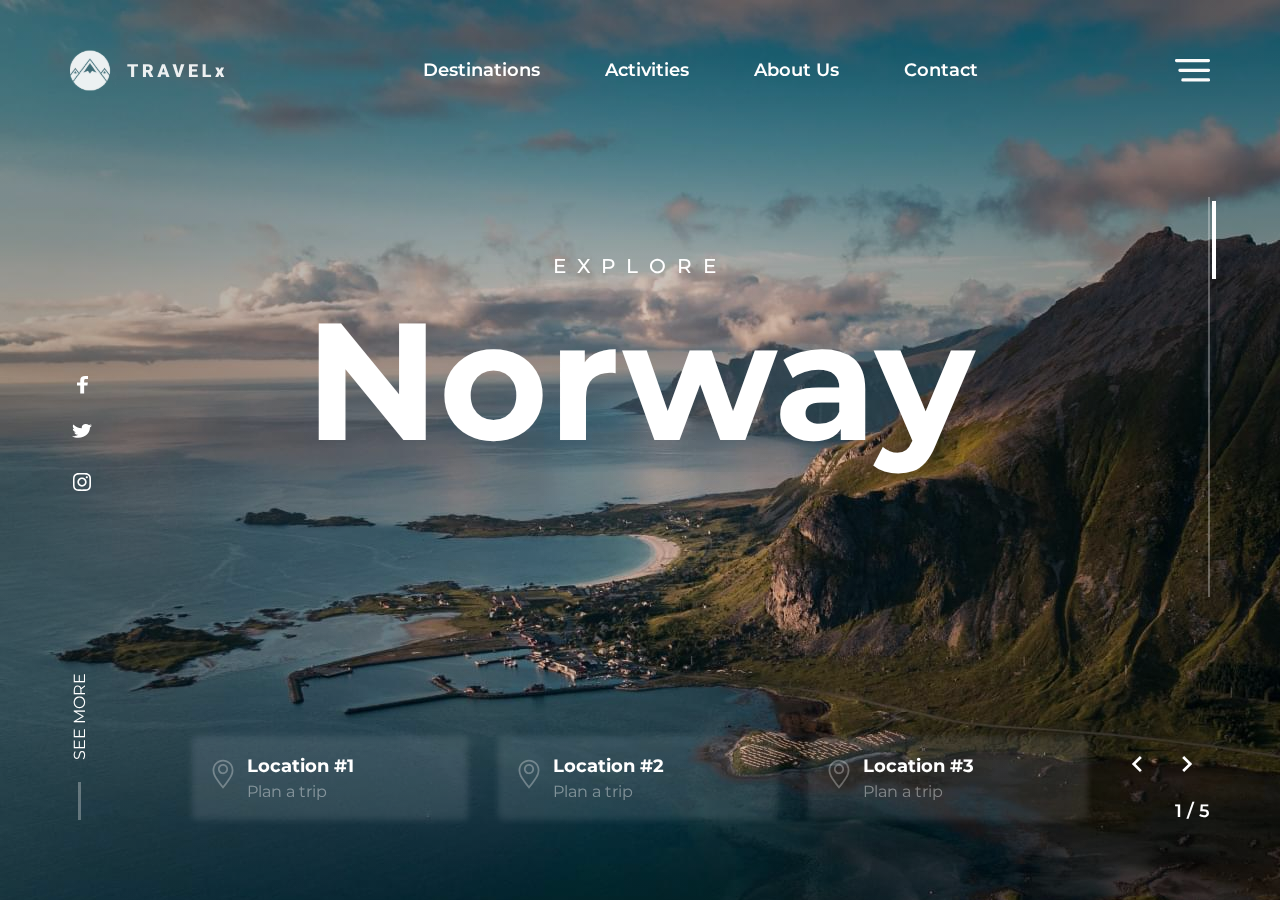
<file: index.html>
<!DOCTYPE html><html lang="en"><head><meta charset="UTF-8"/><meta http-equiv="X-UA-Compatible" content="IE=edge"/><meta name="viewport" content="width=device-width, initial-scale=1.0"/><title>Travel X</title><link rel="stylesheet" href="./css/main.css"/></head><body><header class="header"><div class="swiper"><div class="swiper-wrapper"><div class="swiper-slide"><div class="slide slide--norway"><div class="slide__header"><div class="slide__tagline" data-swiper-parallax-opacity="0" data-swiper-parallax="150%">EXPLORE</div><h1 class="slide__title" data-swiper-parallax="-100%"> <span>Norway</span></h1></div><div class="slide__locations" data-swiper-parallax="-500"><a href="#" class="location"><div class="location__title">Location #1</div><div class="location__link">Plan a trip</div></a><a href="#" class="location"><div class="location__title">Location #2</div><div class="location__link">Plan a trip</div></a><a href="#" class="location"><div class="location__title">Location #3</div><div class="location__link">Plan a trip</div></a></div></div></div><div class="swiper-slide"><div class="slide slide--austria"><div class="slide__header"><div class="slide__tagline" data-swiper-parallax-opacity="0" data-swiper-parallax="150%">EXPLORE</div><h1 class="slide__title" data-swiper-parallax="-100%"> <span>Austria</span></h1></div><div class="slide__locations" data-swiper-parallax="-500"><a href="#" class="location"><div class="location__title">Location #1</div><div class="location__link">Plan a trip</div></a><a href="#" class="location"><div class="location__title">Location #2</div><div class="location__link">Plan a trip</div></a><a href="#" class="location"><div class="location__title">Location #3</div><div class="location__link">Plan a trip</div></a></div></div></div><div class="swiper-slide"><div class="slide slide--uae"><div class="slide__header"><div class="slide__tagline" data-swiper-parallax-opacity="0" data-swiper-parallax="150%">EXPLORE</div><h1 class="slide__title" data-swiper-parallax="-100%"> <span>UAE</span></h1></div><div class="slide__locations" data-swiper-parallax="-500"><a href="#" class="location"><div class="location__title">Location #1</div><div class="location__link">Plan a trip</div></a><a href="#" class="location"><div class="location__title">Location #2</div><div class="location__link">Plan a trip</div></a><a href="#" class="location"><div class="location__title">Location #3</div><div class="location__link">Plan a trip</div></a></div></div></div><div class="swiper-slide"><div class="slide slide--thailand"><div class="slide__header"><div class="slide__tagline" data-swiper-parallax-opacity="0" data-swiper-parallax="150%">EXPLORE</div><h1 class="slide__title" data-swiper-parallax="-100%"> <span>Thailand</span></h1></div><div class="slide__locations" data-swiper-parallax="-500"><a href="#" class="location"><div class="location__title">Location #1</div><div class="location__link">Plan a trip</div></a><a href="#" class="location"><div class="location__title">Location #2</div><div class="location__link">Plan a trip</div></a><a href="#" class="location"><div class="location__title">Location #3</div><div class="location__link">Plan a trip</div></a></div></div></div><div class="swiper-slide"><div class="slide slide--morocco"><div class="slide__header"><div class="slide__tagline" data-swiper-parallax-opacity="0" data-swiper-parallax="150%">EXPLORE</div><h1 class="slide__title" data-swiper-parallax="-100%"> <span>Morocco</span></h1></div><div class="slide__locations" data-swiper-parallax="-500"><a href="#" class="location"><div class="location__title">Location #1</div><div class="location__link">Plan a trip</div></a><a href="#" class="location"><div class="location__title">Location #2</div><div class="location__link">Plan a trip</div></a><a href="#" class="location"><div class="location__title">Location #3</div><div class="location__link">Plan a trip</div></a></div></div></div></div></div><div class="header__slide none "><div class="slide"><div class="slide__header"><div class="slide__tagline" data-swiper-parallax-opacity="0" data-swiper-parallax="150%">EXPLORE</div><h1 class="slide__title" data-swiper-parallax="-100%"> <span>Norway</span></h1></div><div class="slide__locations" data-swiper-parallax="-500"><a href="#" class="location"><div class="location__title">Location #1</div><div class="location__link">Plan a trip</div></a><a href="#" class="location"><div class="location__title">Location #2</div><div class="location__link">Plan a trip</div></a><a href="#" class="location"><div class="location__title">Location #3</div><div class="location__link">Plan a trip</div></a></div></div></div><div class="header__content "><div class="header__nav"><nav class="nav"><a href="#!" class_nav__logo><picture><source srcset="./img/icons/logo.svg" type="image/webp"><img src="./img/icons/logo.svg" alt=""></picture></a><div class="nav__list"><ul><li><a href="#!">Destinations</a></li><li><a href="#!">Activities</a></li><li><a href="#!">About Us</a></li><li><a href="#!">Contact</a></li></ul></div><div class="nav__mobile-nav"> <button id="modalOpen" class="nav-btn"><picture><source srcset="./img/icons/nav-btn.svg" type="image/webp"><img src="./img/icons/nav-btn.svg" alt="Nav button"></picture></button></div></nav></div><div class="header__socials"><div class="socials"><a href="#!"><picture><source srcset="./img/socials/facebook.svg" type="image/webp"><img src="./img/socials/facebook.svg" alt="Facebook"></picture></a><a href="#!"><picture><source srcset="./img/socials/twitter.svg" type="image/webp"><img src="./img/socials/twitter.svg" alt="Twitter"></picture></a><a href="#!"><picture><source srcset="./img/socials/instagram.svg" type="image/webp"><img src="./img/socials/instagram.svg" alt="Instagram"></picture></a></div></div><div class="header__see-more"> <a href="#!" class="see-more">SEE MORE</a></div><div class="header__slider-controls"><div class="slider-controls"><div class="slider-controls__arrows"> <button id="sliderPrev"><picture><source srcset="./img/icons/arrow-left.svg" type="image/webp"><img src="./img/icons/arrow-left.svg" alt="Prev"></picture></button> <button id="sliderNext"><picture><source srcset="./img/icons/arrow-right.svg" type="image/webp"><img src="./img/icons/arrow-right.svg" alt="Next"></picture></button></div><div class="slider-controls_count"></div></div></div><div class="header__scrollbar"><div class="swiper-scrollbar"></div></div></div></header><script src="./js/index.bundle.js"></script></body></html>
</file>
<file: css/main.css>
@import url(https://fonts.googleapis.com/css?family=Montserrat:regular,500,600,700);*{padding:0;margin:0;border:0}*,::after,::before{box-sizing:border-box}a,a:hover,a:link,a:visited{text-decoration:none}aside,footer,header,legend,main,nav,section{display:block}h1,h2,h3,h4,h5,h6,p{font-size:inherit;font-weight:inherit}ul,ul li{list-style:none}img{vertical-align:top}img,svg{max-width:100%;height:auto}address{font-style:normal}input,select,textarea{background-color:transparent}button,input,select,textarea{font-family:inherit;font-size:inherit;color:inherit}input::-ms-clear{display:none}button,input[type=submit]{display:inline-block;box-shadow:none;background-color:transparent;background:0 0;cursor:pointer}button:active,button:focus,input:active,input:focus{outline:0}button::-moz-focus-inner{padding:0;border:0}label{cursor:pointer}:root{--container-width:1200px;--container-padding:15px;--font-main:"Poppins", sans-serif;--font-accent:"Playfair Display", serif;--page-bg:#fff;--text-color:#000;--accent:#ac182c;--laptop-size:1199px;--tablet-size:959px;--mobile-size:599px}.dark{--page-bg:#252526;--text-color:#fff}html{scroll-behavior:smooth}body{font-family:"Montserrat",sans-serif}.none{display:none!important}.visually-hidden{position:absolute;width:1px;height:1px;margin:-1px;border:0;padding:0;white-space:nowrap;clip-path:inset(100%);clip:rect(0 0 0 0);overflow:hidden}.no-scroll{overflow-y:hidden}.container{padding:0 var(--container-padding);max-width:var(--container-width);margin:0 auto}.container-right{padding-left:calc((100% - var(--container-width))/2 + var(--container-padding))}.container-left{padding-right:calc((100% - var(--container-width))/2 + var(--container-padding))}body,html{min-height:100vh;display:flex;flex-direction:column}.footer{margin-top:auto;background-color:#3e3e3e;padding:50px 0;color:#fff}.footer,.footer h1{font-size:32px}@media (max-width:1200px){.footer{font-size:26px}}.header{height:100vh;position:relative;border-color:#c4c4c4}.header,.header a,.mobile-nav a{color:#fff}.header__content{position:absolute;z-index:9;top:50px;left:70px;right:70px;bottom:80px;pointer-events:none}@media (max-width:1200px){.header__content{top:40px;left:40px;right:40px;bottom:60px}}@media (max-width:767px){.header__content{top:30px;left:5%;right:5%;bottom:30px}}.header__socials{pointer-events:all;position:absolute;top:50%;left:0;transform:translate(0,-50%)}@media (max-width:767px){.header__socials{display:none}}@media (max-width:600px){.header__socials{top:40%}}.header__see-more,.header__slider-controls{position:absolute;bottom:0;pointer-events:all}.header__see-more{left:0}.header__slider-controls{right:0}.header__scrollbar{pointer-events:all;position:absolute;right:0;top:45%;width:400px;transform:rotate(90deg) translate(50%,0);transform-origin:right top}.location{flex-grow:1;position:relative;display:block;padding:34px 20px 26px 95px;background-image:url(./../img/icons/map-marker-line.svg);background-position:35px 40px;background-size:auto;background-repeat:no-repeat;max-width:400px;margin:0 auto}@media (max-width:1400px){.location{padding:20px 20px 18px 55px;background-position:15px 22px}}.location::before{content:"";position:absolute;left:0;top:0;width:100%;height:100%;background:rgba(255,255,255,.1);border-radius:5px;filter:blur(3px);transition:all .2s ease-in}.location:hover::before{opacity:.8;filter:blur(10px)}.location__title{font-size:20px;font-weight:700;line-height:1.2;color:#fff;margin-bottom:4px}@media (max-width:1400px){.location__title{font-size:18px}}.location__link{font-size:16px;font-weight:400;line-height:1.25;color:#fff;opacity:.4}.mobile-nav{position:fixed;top:-100%;width:100%;height:100%;z-index:99;display:flex;flex-direction:column;align-items:center;justify-content:center;padding-top:40px;padding-bottom:40px;background:#829ca8;transition:all .2s ease-in}.mobile-nav--open{top:0}.mobile-nav__list{display:flex;flex-direction:column;align-items:center;row-gap:20px;font-size:28px}.mobile-nav__list .active{opacity:.5}.mobile-nav-btn{--time:0.1s;--width:40px;--height:30px;--line-height:4px;--spacing:6px;--color:#000;--radius:4px;height:calc(var(--line-height)*3 + var(--spacing)*2);width:var(--width);display:flex;justify-content:center;align-items:center}.nav-icon,.nav-icon::after,.nav-icon::before{position:relative;width:var(--width);height:var(--line-height);background-color:var(--color);border-radius:var(--radius)}.nav-icon::after,.nav-icon::before{content:"";display:block;position:absolute;left:0;transition:transform var(--time) ease-in,top var(--time) linear var(--time)}.nav-icon::before{top:calc(-1*(var(--line-height) + var(--spacing)))}.nav-icon::after{top:calc(var(--line-height) + var(--spacing))}.nav-icon.nav-icon--active{background-color:transparent}.nav-icon.nav-icon--active::after,.nav-icon.nav-icon--active::before{top:0;transition:top var(--time) linear,transform var(--time) ease-in var(--time)}.nav-icon.nav-icon--active::before{transform:rotate(45deg)}.nav-icon.nav-icon--active::after{transform:rotate(-45deg)}.mobile-nav-btn{z-index:999}.nav,.nav__list ul{display:flex;align-items:center}.nav{justify-content:space-between;column-gap:30px;pointer-events:all}@media (max-width:1200px){.nav__list{display:none}}.nav__list ul{column-gap:65px;font-weight:600;font-size:18px;line-height:1.22}.nav__list a,.see-more{position:relative}.nav__list a::before,.see-more::before{content:"";position:absolute;left:0;background-color:#fff}.nav__list a::before{width:100%;height:1px;bottom:-4px;transform-origin:right;transform:scaleX(0);transition:transform .3 ease-in-out}.nav__list a:hover::before{transform-origin:left;transform:scaleX(1)}.see-more{padding-left:60px;color:#fff;display:block;transform:rotate(-90deg) translate(0,100%);transform-origin:left bottom}.see-more::before{top:calc(50% - 1.5px);width:38px;height:3px;opacity:.3}:root{--radial-bg:radial-gradient(
      50% 50% at 50% 50%,
    rgba(0, 0, 0, 0),
    rgba(0, 0, 0, 0.2) 100%
    );--linear-bg:linear-gradient(
    180.49deg,
    rgba(0, 0, 0, 0.2) 0.909%,
    rgba(255, 255, 255, 0) 116.709%,
    rgba(255, 255, 255, 0) 116.721%
    )}.slide{height:100vh;overflow:hidden;padding-bottom:80px;display:flex;flex-direction:column;justify-content:space-between;background-color:#555;background-image:url(./../img/slider-bg/01.jpg);color:#fff;cursor:grab}.slide,.slide--austria,.slide--norway{background-position:center center;background-size:cover;background-repeat:no-repeat}.slide--norway{background:var(--radial-bg),var(--linear-bg),url(./../img/slider-bg/01.jpg)}.slide--austria{background:var(--radial-bg),var(--linear-bg),url(./../img/slider-bg/02.jpg)}.slide--uae{background:var(--radial-bg),var(--linear-bg),url(./../img/slider-bg/03.jpg)}.slide--morocco,.slide--thailand,.slide--uae{background-position:center center;background-size:cover;background-repeat:no-repeat}.slide--thailand{background:var(--radial-bg),var(--linear-bg),url(./../img/slider-bg/04.jpg)}.slide--morocco{background:var(--radial-bg),var(--linear-bg),url(./../img/slider-bg/05.jpg)}.slide::before{content:""}.slide:active{cursor:grabbing}@media (max-width:1200px){.slide{padding-bottom:60px}}@media (max-width:767px){.slide{padding-top:100px;padding-bottom:40px}}.slide__header{text-align:center}.slide__tagline{font-weight:500;font-size:1.56vw;line-height:1.23;letter-spacing:.55em;color:#fff}@media (max-width:767px){.slide__tagline{font-size:3vw}}.slide__title{font-size:13vw;font-weight:700;line-height:1.22}@media (max-width:767px){.slide__title{font-size:19vw}}.slide__locations{display:flex;column-gap:30px;width:70%;margin:0 auto}@media (max-width:767px){.slide__locations{width:90%;flex-direction:column;row-gap:20px}}.slider-controls{display:grid;gap:15px}.slider-controls__arrows,.slider-controls_count{display:flex;column-gap:5px}.slider-controls_count{justify-content:flex-end;align-items:flex-end;color:rgba(255,255,255,.3);font-size:18px;font-weight:600;line-height:1;text-align:right}.slider-controls__count-current{font-size:32px;line-height:.75;color:#fff}.socials{display:flex;flex-direction:column;row-gap:28px;align-items:center;pointer-events:all}.header__scrollbar{height:2px!important;border-radius:0!important;background-color:rgba(255,255,255,.3)!important}.swiper-scrollbar-drag{border-radius:0!important;background-color:#fff!important}
/*# sourceMappingURL=[data-uri] */
</file>
